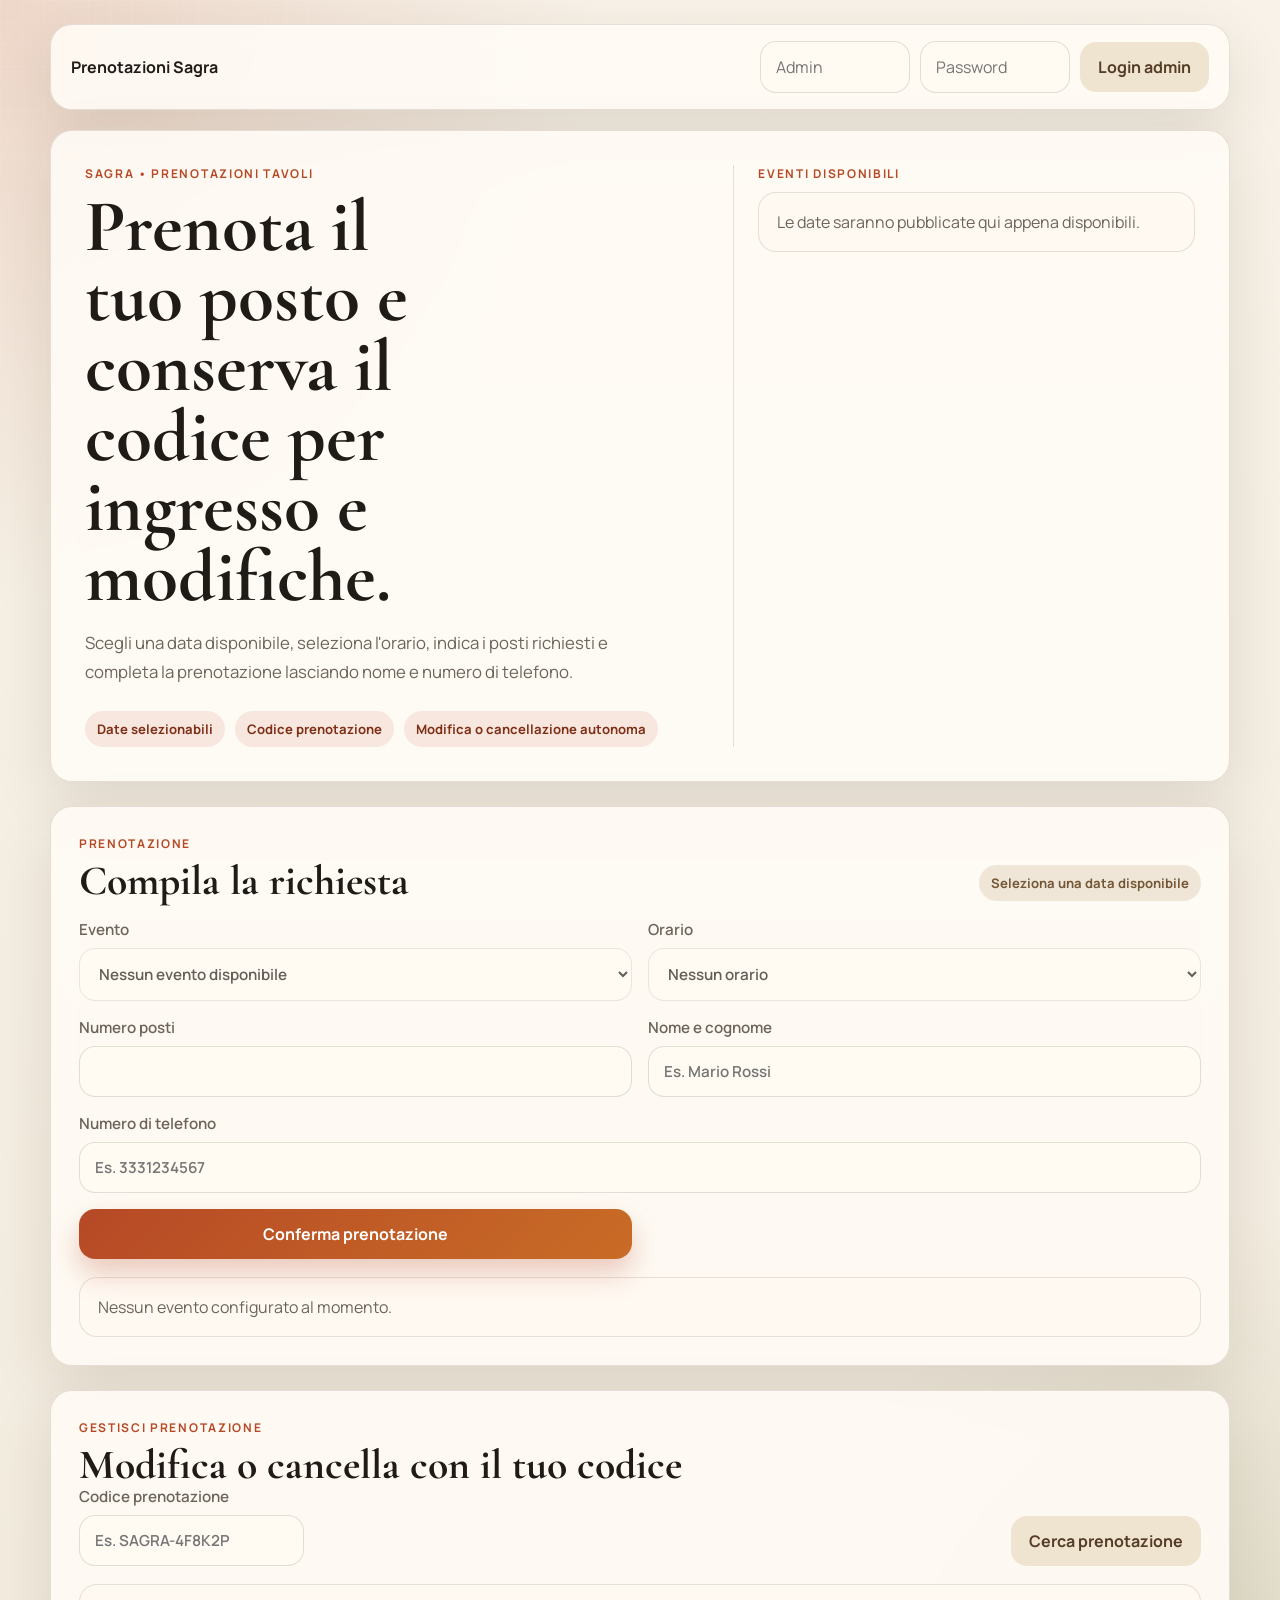
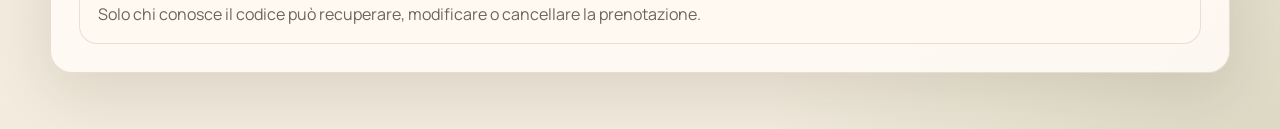
<file: index.html>
<!DOCTYPE html>
<html lang="it">
<head>
  <meta charset="UTF-8">
  <meta name="viewport" content="width=device-width, initial-scale=1.0">
  <title>Prenotazioni Sagra</title>
  <link rel="preconnect" href="https://fonts.googleapis.com">
  <link rel="preconnect" href="https://fonts.gstatic.com" crossorigin>
  <link href="https://fonts.googleapis.com/css2?family=Cormorant+Garamond:wght@500;600;700&family=Manrope:wght@400;500;600;700&display=swap" rel="stylesheet">
  <link rel="stylesheet" href="styles.css">
</head>
<body data-page="public">
  <div class="page-shell">
    <header class="topbar">
      <a class="brand" href="index.html">Prenotazioni Sagra</a>
      <form id="publicAdminLoginForm" class="topbar-login">
        <input id="publicAdminUsername" type="text" placeholder="Admin" autocomplete="username" required>
        <input id="publicAdminPassword" type="password" placeholder="Password" autocomplete="current-password" required>
        <button type="submit" class="secondary-button">Login admin</button>
      </form>
    </header>

    <section class="cover">
      <div class="cover-copy">
        <p class="eyebrow">Sagra • prenotazioni tavoli</p>
        <h1>Prenota il tuo posto e conserva il codice per ingresso e modifiche.</h1>
        <p class="hero-text">
          Scegli una data disponibile, seleziona l'orario, indica i posti richiesti e completa la prenotazione
          lasciando nome e numero di telefono.
        </p>
        <div class="hero-badges">
          <span>Date selezionabili</span>
          <span>Codice prenotazione</span>
          <span>Modifica o cancellazione autonoma</span>
        </div>
      </div>
      <aside class="cover-panel">
        <p class="section-kicker">Eventi disponibili</p>
        <div id="eventShowcase" class="showcase-list"></div>
      </aside>
    </section>

    <main class="layout">
      <section class="card">
        <div class="section-heading">
          <div>
            <p class="section-kicker">Prenotazione</p>
            <h2>Compila la richiesta</h2>
          </div>
          <div id="bookingAvailability" class="status-pill neutral">Seleziona una data disponibile</div>
        </div>

        <form id="bookingForm" class="form-grid">
          <label>
            Evento
            <select id="bookingEvent" required></select>
          </label>
          <label>
            Orario
            <select id="bookingTime" required></select>
          </label>
          <label>
            Numero posti
            <input id="bookingSeats" type="number" min="1" step="1" required>
          </label>
          <label>
            Nome e cognome
            <input id="bookingName" type="text" maxlength="80" placeholder="Es. Mario Rossi" required>
          </label>
          <label class="wide">
            Numero di telefono
            <input id="bookingPhone" type="tel" maxlength="30" placeholder="Es. 3331234567" required>
          </label>
          <button type="submit" class="primary-button">Conferma prenotazione</button>
        </form>

        <div id="bookingSummary" class="info-panel"></div>
        <div id="bookingConfirmation" class="confirmation-panel hidden"></div>
      </section>

      <section class="card">
        <div class="section-heading">
          <div>
            <p class="section-kicker">Gestisci prenotazione</p>
            <h2>Modifica o cancella con il tuo codice</h2>
          </div>
        </div>

        <form id="lookupForm" class="lookup-row">
          <label class="wide">
            Codice prenotazione
            <input id="lookupCode" type="text" placeholder="Es. SAGRA-4F8K2P" required>
          </label>
          <button type="submit" class="secondary-button">Cerca prenotazione</button>
        </form>

        <div id="lookupResult" class="info-panel empty">
          Solo chi conosce il codice può recuperare, modificare o cancellare la prenotazione.
        </div>

        <form id="editReservationForm" class="form-grid hidden">
          <input id="editReservationId" type="hidden">
          <label>
            Nome e cognome
            <input id="editName" type="text" maxlength="80" required>
          </label>
          <label>
            Numero di telefono
            <input id="editPhone" type="tel" maxlength="30" required>
          </label>
          <label>
            Evento
            <select id="editEvent" required></select>
          </label>
          <label>
            Orario
            <select id="editTime" required></select>
          </label>
          <label class="wide">
            Numero posti
            <input id="editSeats" type="number" min="1" step="1" required>
          </label>
          <div class="action-row">
            <button type="submit" class="primary-button">Salva modifiche</button>
            <button id="cancelReservationButton" type="button" class="danger-button">Cancella prenotazione</button>
          </div>
        </form>
      </section>
    </main>
  </div>

  <div id="toast" class="toast hidden" aria-live="polite"></div>

  <script src="app.js"></script>
</body>
</html>
</file>
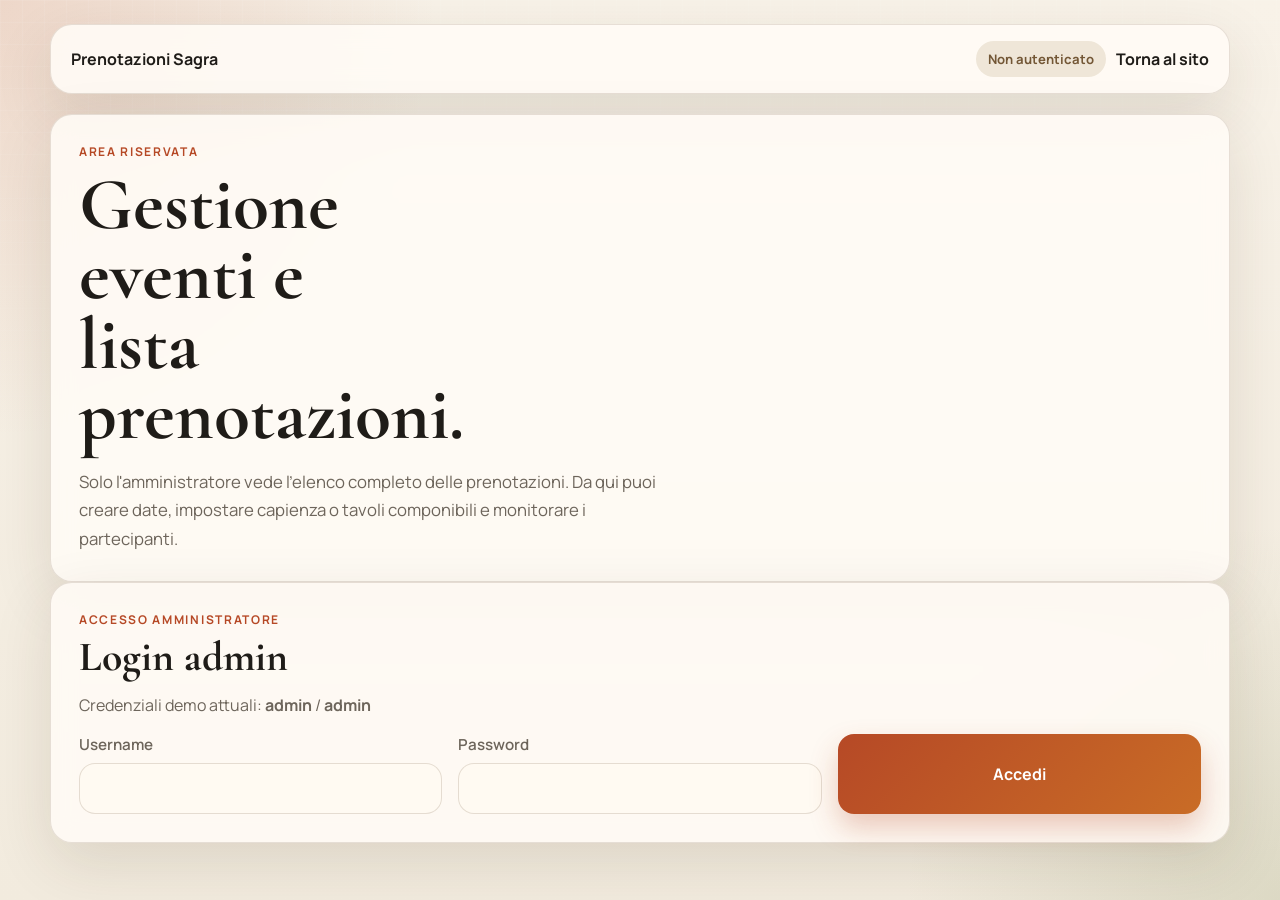
<file: admin.html>
<!DOCTYPE html>
<html lang="it">
<head>
  <meta charset="UTF-8">
  <meta name="viewport" content="width=device-width, initial-scale=1.0">
  <title>Admin • Prenotazioni Sagra</title>
  <link rel="preconnect" href="https://fonts.googleapis.com">
  <link rel="preconnect" href="https://fonts.gstatic.com" crossorigin>
  <link href="https://fonts.googleapis.com/css2?family=Cormorant+Garamond:wght@500;600;700&family=Manrope:wght@400;500;600;700&display=swap" rel="stylesheet">
  <link rel="stylesheet" href="styles.css">
</head>
<body data-page="admin">
  <div class="page-shell">
    <header class="topbar">
      <a class="brand" href="index.html">Prenotazioni Sagra</a>
      <div class="topbar-actions">
        <span id="adminSessionBadge" class="status-pill neutral">Non autenticato</span>
        <a class="ghost-link" href="index.html">Torna al sito</a>
      </div>
    </header>

    <section class="admin-hero">
      <div>
        <p class="eyebrow">Area riservata</p>
        <h1>Gestione eventi e lista prenotazioni.</h1>
        <p class="hero-text">
          Solo l'amministratore vede l'elenco completo delle prenotazioni. Da qui puoi creare date,
          impostare capienza o tavoli componibili e monitorare i partecipanti.
        </p>
      </div>
    </section>

    <main class="layout">
      <section id="adminLoginPanel" class="card login-card">
        <p class="section-kicker">Accesso amministratore</p>
        <h2>Login admin</h2>
        <p class="info-text">Credenziali demo attuali: <strong>admin</strong> / <strong>admin</strong></p>
        <form id="adminLoginForm" class="form-grid compact-grid">
          <label>
            Username
            <input id="adminUsername" type="text" autocomplete="username" required>
          </label>
          <label>
            Password
            <input id="adminPassword" type="password" autocomplete="current-password" required>
          </label>
          <button type="submit" class="primary-button">Accedi</button>
        </form>
      </section>

      <section id="adminPanel" class="hidden">
        <div class="admin-split">
          <section class="card">
            <div class="section-heading">
              <div>
                <p class="section-kicker">Eventi</p>
                <h2>Crea o modifica un evento</h2>
              </div>
              <button id="adminLogoutButton" type="button" class="ghost-button">Esci</button>
            </div>

            <form id="eventForm" class="form-grid admin-form">
              <input id="eventId" type="hidden">
              <label>
                Nome evento
                <input id="eventName" type="text" maxlength="80" placeholder="Es. Sagra del Tortello" required>
              </label>
              <label>
                Data
                <input id="eventDate" type="date" required>
              </label>
              <label class="wide">
                Orari disponibili
                <input id="eventTimes" type="text" placeholder="18:30, 20:00, 21:30" required>
              </label>
              <label>
                Modalità disponibilità
                <select id="capacityMode" required>
                  <option value="manual">Posti totali</option>
                  <option value="tables">Tavoli componibili</option>
                </select>
              </label>
              <label id="manualCapacityField">
                Posti disponibili
                <input id="manualCapacity" type="number" min="1" step="1">
              </label>
              <label id="tableSeatsField" class="hidden">
                Posti tavolo base
                <input id="tableSeats" type="number" min="2" step="1" value="4">
              </label>
              <label id="tableCountField" class="hidden">
                Numero tavoli disponibili
                <input id="tableCount" type="number" min="1" step="1" value="10">
              </label>
              <div class="action-row">
                <button type="submit" class="primary-button">Salva evento</button>
                <button id="resetEventFormButton" type="button" class="ghost-button">Nuovo evento</button>
              </div>
            </form>
          </section>

          <section class="card">
            <p class="section-kicker">Calendario eventi</p>
            <h2>Eventi configurati</h2>
            <div id="eventList" class="stack-list"></div>
          </section>
        </div>

        <section class="card">
          <p class="section-kicker">Prenotazioni</p>
          <h2>Elenco completo prenotazioni</h2>
          <div class="form-grid compact-grid admin-filter-grid">
            <label>
              Filtra per evento
              <select id="adminReservationEventFilter"></select>
            </label>
            <label class="wide">
              Cerca per nome o telefono
              <input id="adminReservationSearch" type="text" placeholder="Es. Mario Rossi o 3331234567">
            </label>
          </div>
          <div id="reservationList" class="stack-list"></div>
          <form id="adminReservationForm" class="form-grid hidden">
            <input id="adminReservationId" type="hidden">
            <label>
              Nome e cognome
              <input id="adminReservationName" type="text" maxlength="80" required>
            </label>
            <label>
              Numero di telefono
              <input id="adminReservationPhone" type="tel" maxlength="30" required>
            </label>
            <label>
              Evento
              <select id="adminReservationEvent" required></select>
            </label>
            <label>
              Orario
              <select id="adminReservationTime" required></select>
            </label>
            <label class="wide">
              Numero posti
              <input id="adminReservationSeats" type="number" min="1" step="1" required>
            </label>
            <div class="action-row">
              <button type="submit" class="primary-button">Salva prenotazione</button>
              <button id="adminReservationDeleteButton" type="button" class="danger-button">Cancella prenotazione</button>
            </div>
          </form>
        </section>
      </section>
    </main>
  </div>

  <div id="toast" class="toast hidden" aria-live="polite"></div>

  <script src="app.js"></script>
</body>
</html>
</file>
<file: styles.css>
:root {
  --paper: rgba(255, 251, 245, 0.9);
  --paper-strong: #fffaf2;
  --ink: #1f1c18;
  --muted: #6d655b;
  --line: rgba(89, 62, 34, 0.14);
  --accent: #b64926;
  --accent-deep: #7f2f16;
  --olive-soft: #e5ecd0;
  --danger: #9c2f2f;
  --shadow: 0 20px 60px rgba(58, 39, 16, 0.12);
  --radius: 22px;
}

* {
  box-sizing: border-box;
}

body {
  margin: 0;
  min-height: 100vh;
  font-family: "Manrope", sans-serif;
  color: var(--ink);
  background:
    radial-gradient(circle at top left, rgba(182, 73, 38, 0.16), transparent 28%),
    radial-gradient(circle at bottom right, rgba(107, 122, 60, 0.16), transparent 24%),
    linear-gradient(180deg, #f8f2e8 0%, #f2ebde 100%);
}

body::before {
  content: "";
  position: fixed;
  inset: 0;
  pointer-events: none;
  background-image: linear-gradient(rgba(255, 255, 255, 0.15) 1px, transparent 1px),
    linear-gradient(90deg, rgba(255, 255, 255, 0.15) 1px, transparent 1px);
  background-size: 22px 22px;
  mask-image: linear-gradient(180deg, rgba(0, 0, 0, 0.55), transparent 75%);
}

.page-shell {
  width: min(1180px, calc(100% - 32px));
  margin: 0 auto;
  padding: 24px 0 56px;
  position: relative;
}

.topbar,
.cover,
.card,
.admin-hero {
  background: var(--paper);
  border: 1px solid var(--line);
  border-radius: var(--radius);
  box-shadow: var(--shadow);
  backdrop-filter: blur(12px);
}

.topbar {
  display: flex;
  justify-content: space-between;
  align-items: center;
  gap: 16px;
  padding: 16px 20px;
  margin-bottom: 20px;
}

.brand,
.ghost-link {
  color: var(--ink);
  text-decoration: none;
  font-weight: 700;
}

.topbar-login,
.topbar-actions {
  display: flex;
  gap: 10px;
  align-items: center;
}

.topbar-login input {
  width: 150px;
}

.cover {
  display: grid;
  grid-template-columns: minmax(0, 1.15fr) minmax(280px, 0.85fr);
  gap: 24px;
  padding: 34px;
  margin-bottom: 24px;
}

.cover-panel {
  border-left: 1px solid var(--line);
  padding-left: 24px;
}

.admin-hero,
.card {
  padding: 28px;
}

.eyebrow,
.section-kicker {
  margin: 0 0 10px;
  text-transform: uppercase;
  letter-spacing: 0.14em;
  font-size: 0.75rem;
  color: var(--accent);
  font-weight: 700;
}

h1,
h2,
h3 {
  margin: 0;
  font-family: "Cormorant Garamond", serif;
  line-height: 0.95;
}

h1 {
  font-size: clamp(2.8rem, 6vw, 4.6rem);
  max-width: 10ch;
}

h2 {
  font-size: clamp(2rem, 4vw, 2.6rem);
}

h3 {
  font-size: 1.8rem;
}

.hero-text,
.info-text,
.stack-card p,
.info-panel,
label,
.showcase-card span {
  color: var(--muted);
}

.hero-text {
  font-size: 1.05rem;
  line-height: 1.7;
  max-width: 58ch;
  margin: 18px 0 0;
}

.hero-badges,
.meta-row,
.inline-buttons,
.showcase-list {
  display: flex;
  flex-wrap: wrap;
  gap: 10px;
}

.hero-badges {
  margin-top: 24px;
}

.hero-badges span,
.status-pill,
.meta-chip {
  border-radius: 999px;
  font-size: 0.82rem;
  font-weight: 700;
  padding: 9px 12px;
}

.hero-badges span {
  background: rgba(182, 73, 38, 0.1);
  color: var(--accent-deep);
}

.showcase-list {
  display: grid;
  gap: 12px;
}

.showcase-card,
.info-panel,
.stack-card,
.confirmation-panel,
.group-card {
  border-radius: 18px;
  border: 1px solid var(--line);
  background: rgba(255, 250, 243, 0.86);
  padding: 18px;
}

.showcase-card {
  display: grid;
  gap: 6px;
}

.muted-card {
  color: var(--muted);
}

.layout,
.stack-list {
  display: grid;
  gap: 24px;
}

.admin-filter-grid {
  margin-top: 18px;
  margin-bottom: 18px;
}

.section-heading,
.toolbar,
.action-row,
.lookup-row,
.stack-card-header,
.admin-split {
  display: flex;
  gap: 16px;
}

.section-heading,
.toolbar,
.lookup-row,
.stack-card-header {
  align-items: end;
  justify-content: space-between;
}

.admin-split {
  align-items: start;
  margin-bottom: 24px;
}

.admin-split > * {
  flex: 1;
}

.status-pill.neutral {
  background: #efe6d8;
  color: #735736;
}

.status-pill.ok {
  background: var(--olive-soft);
  color: #43511b;
}

.status-pill.danger {
  background: #f4d7d7;
  color: #7f2323;
}

.form-grid {
  display: grid;
  grid-template-columns: repeat(2, minmax(0, 1fr));
  gap: 16px;
  margin-top: 18px;
}

.compact-grid {
  grid-template-columns: repeat(3, minmax(0, 1fr));
}

.form-grid .wide,
.lookup-row .wide,
.action-row {
  grid-column: 1 / -1;
}

label {
  display: grid;
  gap: 8px;
  font-size: 0.95rem;
  font-weight: 600;
}

input,
select,
button {
  font: inherit;
}

input,
select {
  width: 100%;
  border-radius: 16px;
  border: 1px solid rgba(111, 86, 58, 0.18);
  background: var(--paper-strong);
  padding: 14px 15px;
  color: var(--ink);
  outline: none;
}

input:focus,
select:focus {
  border-color: rgba(182, 73, 38, 0.48);
  box-shadow: 0 0 0 4px rgba(182, 73, 38, 0.12);
}

button {
  border: 0;
  border-radius: 16px;
  padding: 14px 18px;
  font-weight: 700;
  cursor: pointer;
}

.primary-button {
  background: linear-gradient(135deg, var(--accent) 0%, #c96c26 100%);
  color: white;
  box-shadow: 0 14px 28px rgba(182, 73, 38, 0.28);
}

.secondary-button,
.ghost-button {
  background: #efe4d0;
  color: #553c26;
}

.danger-button {
  background: #a83838;
  color: white;
}

.info-panel,
.stack-card,
.confirmation-panel {
  margin-top: 18px;
}

.info-panel.empty {
  color: var(--muted);
}

.hidden {
  display: none !important;
}

.confirmation-panel {
  background: linear-gradient(135deg, rgba(182, 73, 38, 0.12), rgba(255, 250, 243, 0.96));
}

.confirmation-code {
  display: inline-block;
  margin: 12px 0;
  padding: 14px 18px;
  border-radius: 16px;
  background: #1f1c18;
  color: white;
  font-size: 1.4rem;
  font-weight: 800;
  letter-spacing: 0.08em;
}

.stack-card {
  display: grid;
  gap: 12px;
}

.group-card {
  display: grid;
  gap: 16px;
}

.group-header {
  display: flex;
  justify-content: space-between;
  align-items: start;
  gap: 16px;
}

.stack-card-header {
  align-items: start;
}

.meta-chip {
  background: rgba(107, 122, 60, 0.1);
  color: #4b5923;
  padding: 7px 10px;
  font-size: 0.8rem;
}

.inline-buttons button {
  padding: 10px 12px;
  font-size: 0.92rem;
}

.toast {
  position: fixed;
  right: 20px;
  bottom: 20px;
  padding: 14px 16px;
  border-radius: 14px;
  background: rgba(31, 28, 24, 0.95);
  color: white;
  box-shadow: var(--shadow);
  z-index: 40;
}

@media (max-width: 980px) {
  .cover,
  .admin-split,
  .form-grid,
  .compact-grid {
    grid-template-columns: 1fr;
    display: grid;
  }

  .cover-panel {
    border-left: 0;
    border-top: 1px solid var(--line);
    padding-left: 0;
    padding-top: 20px;
  }
}

@media (max-width: 760px) {
  .topbar,
  .topbar-login,
  .section-heading,
  .lookup-row,
  .stack-card-header,
  .topbar-actions {
    flex-direction: column;
    align-items: stretch;
  }

  .topbar-login input {
    width: 100%;
  }

  h1 {
    max-width: 12ch;
  }
}

@media (max-width: 640px) {
  .page-shell {
    width: min(100% - 18px, 100%);
    padding-top: 18px;
  }

  .topbar,
  .cover,
  .card,
  .admin-hero {
    padding: 22px;
  }

  h1 {
    font-size: 2.8rem;
  }

  h2 {
    font-size: 2rem;
  }

  .confirmation-code {
    font-size: 1.1rem;
    word-break: break-word;
  }
}
</file>
